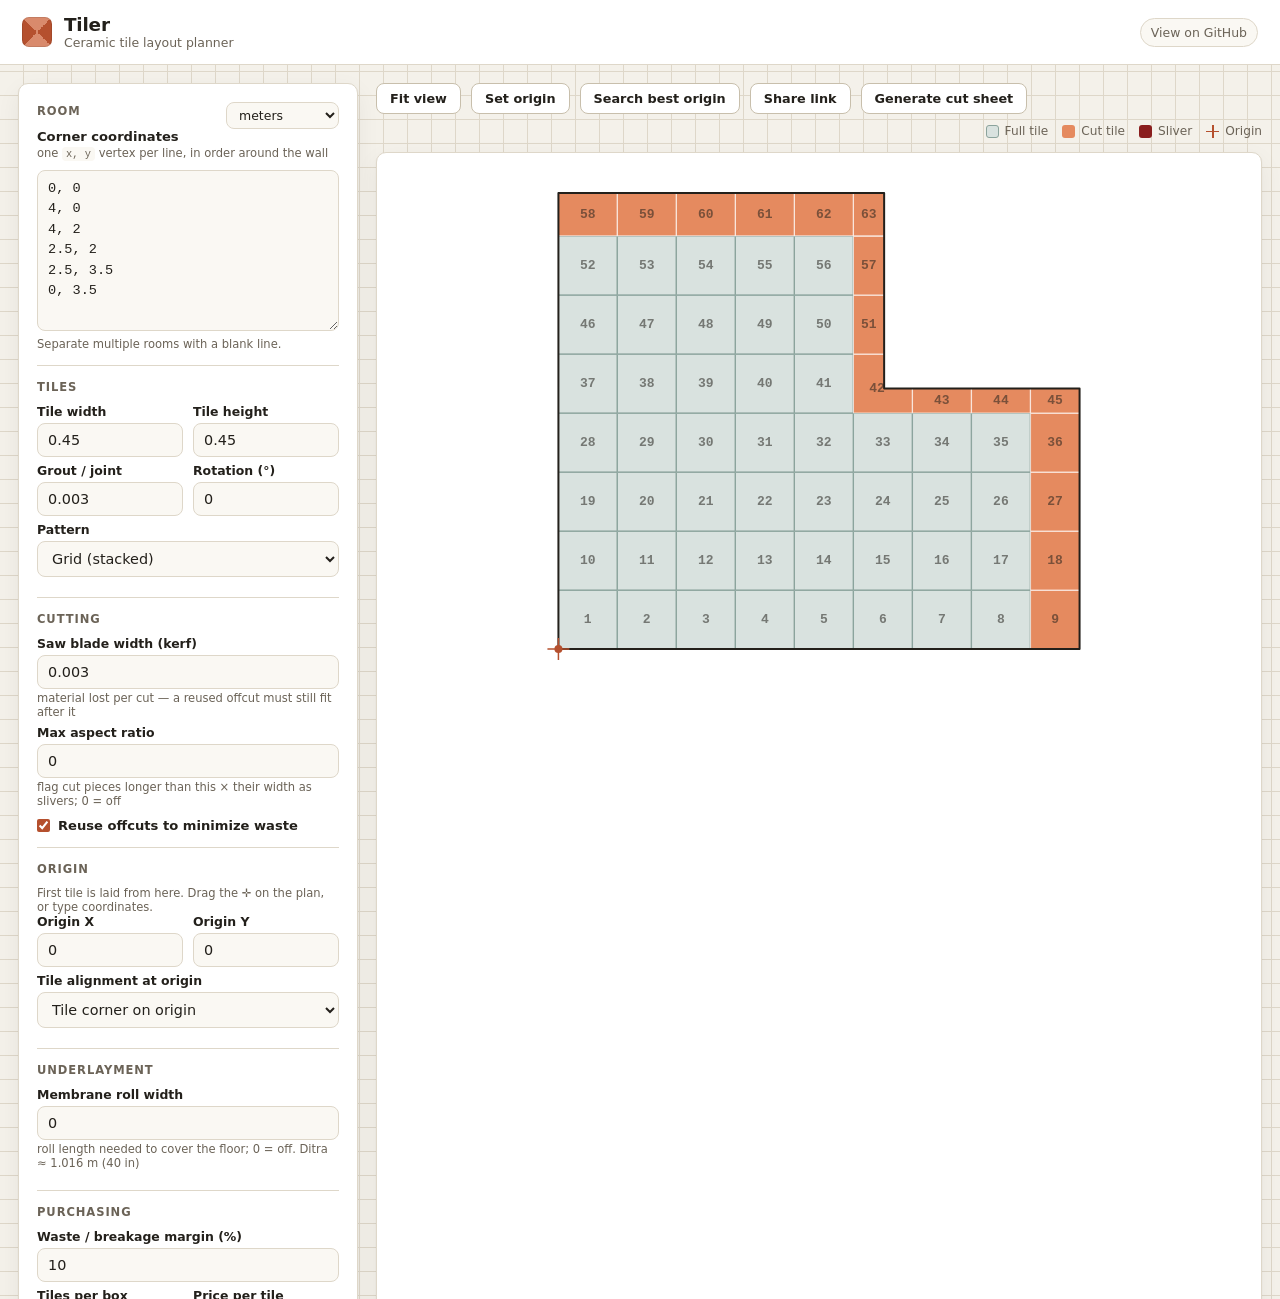
<file: index.html>
<!DOCTYPE html>
<html lang="en">
<head>
  <meta charset="UTF-8" />
  <meta name="viewport" content="width=device-width, initial-scale=1.0" />
  <title>Tiler — Ceramic Tile Layout Planner</title>
  <meta name="description" content="Plan ceramic tile layouts: enter a room outline, tile size and an origin point, and get the exact number of tiles needed plus a visual plan." />
  <link rel="stylesheet" href="styles.css" />
</head>
<body>
  <header class="topbar">
    <div class="brand">
      <span class="brand-mark" aria-hidden="true"></span>
      <div>
        <h1>Tiler</h1>
        <p class="tagline">Ceramic tile layout planner</p>
      </div>
    </div>
    <a class="ghlink" href="https://github.com/decaruju/tiler" target="_blank" rel="noopener">View on GitHub</a>
  </header>

  <main class="layout">
    <!-- Controls -->
    <aside class="panel" id="controls">
      <form id="form" autocomplete="off">
        <section class="field-group">
          <div class="group-head">
            <h2>Room</h2>
            <select id="units" title="Units apply to every length below">
              <option value="m">meters</option>
              <option value="cm">centimeters</option>
              <option value="mm">millimeters</option>
              <option value="ft">feet</option>
              <option value="in">inches</option>
            </select>
          </div>
          <label class="lbl" for="coords">
            Corner coordinates
            <span class="hint">one <code>x, y</code> vertex per line, in order around the wall</span>
          </label>
          <textarea id="coords" rows="7" spellcheck="false">0, 0
4, 0
4, 2
2.5, 2
2.5, 3.5
0, 3.5</textarea>
          <p class="hint">Separate multiple rooms with a blank line.</p>
        </section>

        <section class="field-group">
          <h2>Tiles</h2>
          <div class="row">
            <label class="lbl sm" for="tileW">Tile width
              <input type="number" id="tileW" value="0.45" min="0.001" step="0.001" />
            </label>
            <label class="lbl sm" for="tileH">Tile height
              <input type="number" id="tileH" value="0.45" min="0.001" step="0.001" />
            </label>
          </div>
          <div class="row">
            <label class="lbl sm" for="grout">Grout / joint
              <input type="number" id="grout" value="0.003" min="0" step="0.001" />
            </label>
            <label class="lbl sm" for="rotation">Rotation (°)
              <input type="number" id="rotation" value="0" step="1" />
            </label>
          </div>
          <label class="lbl sm" for="pattern">Pattern
            <select id="pattern">
              <option value="0">Grid (stacked)</option>
              <option value="0.5">Running bond ½</option>
              <option value="0.3333333">Third bond ⅓</option>
              <option value="seam">Running seam (plank offcut)</option>
            </select>
          </label>
        </section>

        <section class="field-group">
          <h2>Cutting</h2>
          <label class="lbl sm" for="kerf">Saw blade width (kerf)
            <input type="number" id="kerf" value="0.003" min="0" step="0.001" />
            <span class="hint">material lost per cut — a reused offcut must still fit after it</span>
          </label>
          <label class="lbl sm" for="maxAspect">Max aspect ratio
            <input type="number" id="maxAspect" value="0" min="0" step="0.5" />
            <span class="hint">flag cut pieces longer than this ×  their width as slivers; 0 = off</span>
          </label>
          <label class="check">
            <input type="checkbox" id="reuse" checked />
            <span>Reuse offcuts to minimize waste</span>
          </label>
        </section>

        <section class="field-group">
          <h2>Origin</h2>
          <p class="hint">First tile is laid from here. Drag the ✛ on the plan, or type coordinates.</p>
          <div class="row">
            <label class="lbl sm" for="originX">Origin X
              <input type="number" id="originX" value="0" step="0.01" />
            </label>
            <label class="lbl sm" for="originY">Origin Y
              <input type="number" id="originY" value="0" step="0.01" />
            </label>
          </div>
          <label class="lbl sm" for="align">Tile alignment at origin
            <select id="align">
              <option value="corner">Tile corner on origin</option>
              <option value="center">Tile centered on origin</option>
            </select>
          </label>
        </section>

        <section class="field-group">
          <h2>Underlayment</h2>
          <label class="lbl sm" for="rollWidth">Membrane roll width
            <input type="number" id="rollWidth" value="0" min="0" step="0.01" />
            <span class="hint">roll length needed to cover the floor; 0 = off. Ditra ≈ 1.016&nbsp;m (40&nbsp;in)</span>
          </label>
        </section>

        <section class="field-group">
          <h2>Purchasing</h2>
          <label class="lbl sm" for="waste">Waste / breakage margin (%)
            <input type="number" id="waste" value="10" min="0" step="1" />
          </label>
          <div class="row">
            <label class="lbl sm" for="box">Tiles per box
              <input type="number" id="box" value="1" min="1" step="1" />
            </label>
            <label class="lbl sm" for="price">Price per tile
              <input type="number" id="price" value="0" min="0" step="0.01" />
            </label>
          </div>
        </section>
      </form>
      <p class="error" id="error" hidden></p>
    </aside>

    <!-- Plan + results -->
    <section class="stage">
      <div class="toolbar">
        <button type="button" id="fitBtn" class="tool">Fit view</button>
        <button type="button" id="originBtn" class="tool" aria-pressed="false">Set origin</button>
        <button type="button" id="searchBtn" class="tool">Search best origin</button>
        <button type="button" id="shareBtn" class="tool">Share link</button>
        <button type="button" id="printBtn" class="tool">Generate cut sheet</button>
        <div class="legend">
          <span class="chip"><i class="sw sw-full"></i>Full tile</span>
          <span class="chip"><i class="sw sw-cut"></i>Cut tile</span>
          <span class="chip"><i class="sw sw-sliver"></i>Sliver</span>
          <span class="chip"><i class="sw sw-origin"></i>Origin</span>
        </div>
      </div>
      <div class="canvas-wrap">
        <canvas id="plan"></canvas>
      </div>

      <div class="stats" id="stats">
        <div class="stat stat-primary">
          <span class="stat-label">Tiles required</span>
          <span class="stat-value" id="stTotal">–</span>
        </div>
        <div class="stat">
          <span class="stat-label">Full tiles</span>
          <span class="stat-value" id="stFull">–</span>
        </div>
        <div class="stat">
          <span class="stat-label">Cut pieces</span>
          <span class="stat-value" id="stCut">–</span>
        </div>
        <div class="stat">
          <span class="stat-label">Slivers</span>
          <span class="stat-value" id="stSlivers">–</span>
        </div>
        <div class="stat">
          <span class="stat-label">Room area</span>
          <span class="stat-value" id="stArea">–</span>
        </div>
        <div class="stat">
          <span class="stat-label">Membrane roll</span>
          <span class="stat-value" id="stMembrane">–</span>
        </div>
        <div class="stat stat-buy">
          <span class="stat-label">Buy with margin</span>
          <span class="stat-value" id="stBuy">–</span>
        </div>
        <div class="stat">
          <span class="stat-label">Boxes</span>
          <span class="stat-value" id="stBoxes">–</span>
        </div>
        <div class="stat stat-cost">
          <span class="stat-label">Total cost</span>
          <span class="stat-value" id="stCost">–</span>
        </div>
      </div>

      <section class="cutsheet" id="cutSheet" aria-live="polite"></section>
    </section>
  </main>

  <dialog id="tileModal" class="modal">
    <div class="modal-head">
      <h2 id="modalTitle">Cut tile</h2>
      <button type="button" id="modalClose" class="modal-x" aria-label="Close">&times;</button>
    </div>
    <div class="modal-body">
      <canvas id="tileCanvas" width="380" height="380"></canvas>
      <div class="modal-side">
        <p class="modal-note">Coloured shapes are the pieces cut from this one tile. Gaps are saw kerf and offcut waste.</p>
        <ul id="modalPieces" class="modal-pieces"></ul>
      </div>
    </div>
  </dialog>

  <script src="core.js"></script>
  <script src="app.js"></script>
</body>
</html>
</file>
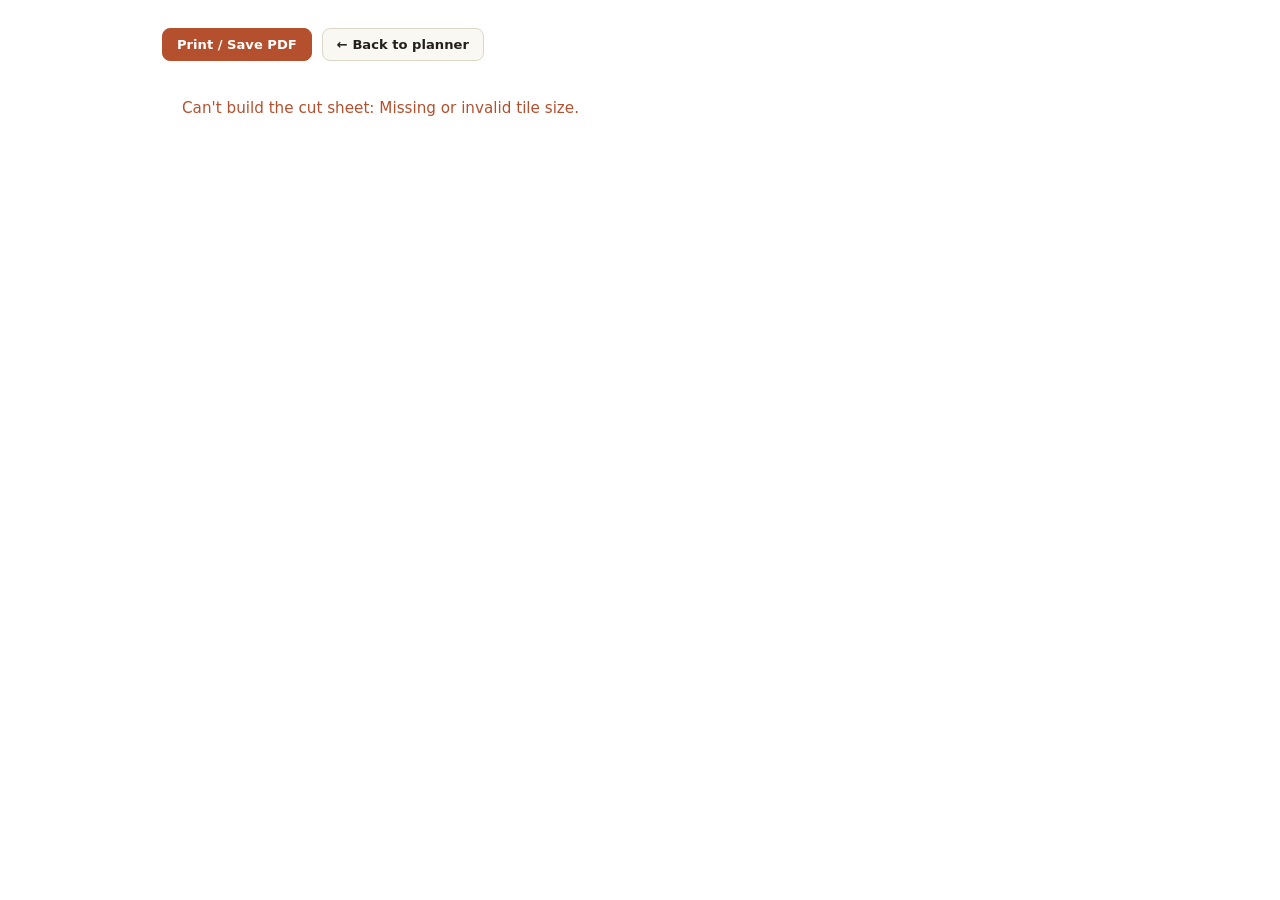
<file: print.html>
<!DOCTYPE html>
<html lang="en">
<head>
  <meta charset="UTF-8" />
  <meta name="viewport" content="width=device-width, initial-scale=1.0" />
  <title>Tiler — Cut Sheet</title>
  <style>
    :root {
      --ink:#23201b; --ink-soft:#6b6357; --line:#ded7c9; --surface-2:#faf8f3;
      --accent:#b5502e; --mono: ui-monospace,"SF Mono",Menlo,Consolas,monospace;
      --sans: ui-sans-serif,system-ui,-apple-system,"Segoe UI",Roboto,Helvetica,Arial,sans-serif;
    }
    * { box-sizing: border-box; }
    body { margin:0; font-family:var(--sans); color:var(--ink); background:#fff; }
    .wrap { max-width: 1000px; margin: 0 auto; padding: 28px 22px 60px; }

    .toolbar { display:flex; gap:10px; align-items:center; margin-bottom:18px; }
    .toolbar button, .toolbar a {
      font:inherit; font-size:.82rem; font-weight:600; text-decoration:none;
      padding:8px 14px; border-radius:8px; cursor:pointer;
      border:1px solid var(--line); background:var(--surface-2); color:var(--ink);
    }
    .toolbar .primary { background:var(--accent); border-color:var(--accent); color:#fff; }

    h1 { font-size:1.4rem; margin:0 0 2px; letter-spacing:-.01em; }
    .sub { color:var(--ink-soft); font-size:.82rem; margin:0 0 20px; }
    h2 { font-size:.72rem; text-transform:uppercase; letter-spacing:.08em; color:var(--ink-soft);
         border-bottom:1px solid var(--line); padding-bottom:6px; margin:26px 0 12px; }

    .specs { display:grid; grid-template-columns:repeat(auto-fit,minmax(150px,1fr)); gap:8px 20px; }
    .spec { font-size:.82rem; display:flex; justify-content:space-between; gap:10px;
            border-bottom:1px dotted var(--line); padding:3px 0; }
    .spec .k { color:var(--ink-soft); }
    .spec .v { font-family:var(--mono); font-weight:600; }

    .totals { display:grid; grid-template-columns:repeat(auto-fit,minmax(120px,1fr)); gap:10px; margin-top:4px; }
    .tot { border:1px solid var(--line); border-radius:8px; padding:10px 12px; }
    .tot .k { font-size:.64rem; text-transform:uppercase; letter-spacing:.06em; color:var(--ink-soft); font-weight:700; }
    .tot .v { font-family:var(--mono); font-size:1.15rem; font-weight:600; margin-top:2px; }
    .tot.big { background:var(--accent); border-color:var(--accent); }
    .tot.big .k { color:rgba(255,255,255,.8); } .tot.big .v { color:#fff; font-size:1.35rem; }

    #plan { width:100%; height:auto; border:1px solid var(--line); border-radius:8px; background:#fff; }

    .stocks { display:grid; grid-template-columns:repeat(auto-fill,minmax(190px,1fr)); gap:14px; }
    .card { border:1px solid var(--line); border-radius:8px; padding:10px; break-inside:avoid; }
    .card canvas { width:100%; height:auto; background:var(--surface-2); border:1px solid var(--line); border-radius:6px; }
    .card h3 { font-size:.82rem; margin:8px 0 6px; }
    .card ul { list-style:none; margin:0; padding:0; }
    .card li { display:flex; justify-content:space-between; gap:8px; font-size:.74rem; padding:2px 0; }
    .card .n { font-family:var(--mono); color:var(--accent); font-weight:600; }
    .card .s { font-family:var(--mono); }

    .err { color:var(--accent); font-size:.95rem; padding:20px; }

    @media print {
      .toolbar { display:none; }
      .wrap { max-width:none; padding:0; }
      h2 { page-break-after:avoid; }
      .card { border-color:#ccc; }
    }
  </style>
</head>
<body>
  <div class="wrap">
    <div class="toolbar">
      <button type="button" class="primary" onclick="window.print()">Print / Save PDF</button>
      <a id="editLink" href="index.html">← Back to planner</a>
    </div>
    <div id="report"></div>
  </div>
  <script src="core.js"></script>
  <script src="print.js"></script>
</body>
</html>
</file>
<file: styles.css>
:root {
  --bg: #f4f1ea;
  --surface: #ffffff;
  --surface-2: #faf8f3;
  --ink: #23201b;
  --ink-soft: #6b6357;
  --line: #ded7c9;
  --line-strong: #c8bfac;
  --accent: #b5502e;      /* terracotta */
  --accent-soft: #e7c9bd;
  --tile-full: #d9e2df;
  --tile-full-line: #8ba39c;
  --cut: #e58a5f;
  --sliver: #8a1e1e;
  --room-fill: #ffffff;
  --shadow: 0 1px 2px rgba(35, 32, 27, .06), 0 8px 24px rgba(35, 32, 27, .06);
  --radius: 10px;
  --mono: ui-monospace, "SF Mono", "JetBrains Mono", Menlo, Consolas, monospace;
  --sans: ui-sans-serif, system-ui, -apple-system, "Segoe UI", Roboto, Helvetica, Arial, sans-serif;
}

* { box-sizing: border-box; }

html, body { height: 100%; }

body {
  margin: 0;
  font-family: var(--sans);
  color: var(--ink);
  background: var(--bg);
  background-image:
    linear-gradient(var(--line) 1px, transparent 1px),
    linear-gradient(90deg, var(--line) 1px, transparent 1px);
  background-size: 24px 24px;
  background-position: -1px -1px;
  display: flex;
  flex-direction: column;
}

/* ---- Top bar ---- */
.topbar {
  display: flex;
  align-items: center;
  justify-content: space-between;
  padding: 14px 22px;
  background: var(--surface);
  border-bottom: 1px solid var(--line);
}
.brand { display: flex; align-items: center; gap: 12px; }
.brand-mark {
  width: 30px; height: 30px; border-radius: 7px;
  background:
    conic-gradient(from 45deg, var(--accent) 0 25%, #d98a6c 0 50%, var(--accent) 0 75%, #d98a6c 0);
  box-shadow: inset 0 0 0 1px rgba(0,0,0,.1);
}
.topbar h1 { margin: 0; font-size: 1.15rem; letter-spacing: -.01em; }
.tagline { margin: 0; font-size: .78rem; color: var(--ink-soft); }
.ghlink {
  font-size: .78rem; color: var(--ink-soft); text-decoration: none;
  border: 1px solid var(--line); padding: 6px 10px; border-radius: 999px;
  background: var(--surface-2);
}
.ghlink:hover { color: var(--ink); border-color: var(--line-strong); }

/* ---- Layout ---- */
.layout {
  flex: 1;
  display: grid;
  grid-template-columns: 340px 1fr;
  gap: 18px;
  padding: 18px;
  min-height: 0;
}

/* ---- Controls panel ---- */
.panel {
  background: var(--surface);
  border: 1px solid var(--line);
  border-radius: var(--radius);
  box-shadow: var(--shadow);
  padding: 18px;
  overflow-y: auto;
}
.field-group { padding: 14px 0; border-top: 1px solid var(--line); }
.field-group:first-child { padding-top: 0; border-top: none; }
.field-group h2 {
  margin: 0 0 10px; font-size: .72rem; text-transform: uppercase;
  letter-spacing: .08em; color: var(--ink-soft); font-weight: 700;
}
.group-head { display: flex; align-items: center; justify-content: space-between; }
.group-head h2 { margin-bottom: 10px; }

.lbl { display: block; font-size: .82rem; font-weight: 600; margin-bottom: 6px; }
.lbl.sm { font-size: .78rem; }
.hint { font-size: .72rem; color: var(--ink-soft); font-weight: 400; margin: 2px 0 0; }
.lbl .hint { display: block; margin-top: 2px; }
code { font-family: var(--mono); font-size: .9em; background: var(--surface-2); padding: 1px 4px; border-radius: 4px; }

.row { display: grid; grid-template-columns: 1fr 1fr; gap: 10px; }

.check { display: flex; align-items: center; gap: 8px; margin-top: 10px; font-size: .82rem; font-weight: 600; cursor: pointer; }
.check input { width: auto; margin: 0; accent-color: var(--accent); }

input, select, textarea {
  width: 100%;
  font-family: var(--sans);
  font-size: .9rem;
  color: var(--ink);
  background: var(--surface-2);
  border: 1px solid var(--line);
  border-radius: 8px;
  padding: 8px 10px;
  margin-top: 4px;
}
textarea { font-family: var(--mono); font-size: .85rem; resize: vertical; line-height: 1.5; }
input:focus, select:focus, textarea:focus {
  outline: none; border-color: var(--accent);
  box-shadow: 0 0 0 3px var(--accent-soft);
}
#units { width: auto; margin-top: 0; padding: 4px 8px; font-size: .78rem; }

.error {
  margin: 12px 0 0; padding: 10px 12px; font-size: .8rem;
  background: #fbe7e0; border: 1px solid var(--accent-soft);
  color: var(--accent); border-radius: 8px;
}

/* ---- Stage ---- */
.stage { display: flex; flex-direction: column; min-width: 0; gap: 14px; }

.toolbar {
  display: flex; align-items: center; gap: 10px; flex-wrap: wrap;
}
.tool {
  font: inherit; font-size: .8rem; font-weight: 600;
  padding: 7px 13px; border-radius: 8px; cursor: pointer;
  background: var(--surface); border: 1px solid var(--line-strong); color: var(--ink);
}
.tool:hover { background: var(--surface-2); }
.tool[aria-pressed="true"] {
  background: var(--accent); border-color: var(--accent); color: #fff;
}
.legend { display: flex; gap: 14px; margin-left: auto; flex-wrap: wrap; }
.chip { display: inline-flex; align-items: center; gap: 6px; font-size: .76rem; color: var(--ink-soft); }
.sw { width: 13px; height: 13px; border-radius: 3px; display: inline-block; }
.sw-full { background: var(--tile-full); border: 1px solid var(--tile-full-line); }
.sw-cut { background: var(--cut); }
.sw-sliver { background: var(--sliver); }
.sw-origin { background: transparent; position: relative; }
.sw-origin::before, .sw-origin::after {
  content: ""; position: absolute; background: var(--accent);
}
.sw-origin::before { left: 6px; top: 0; width: 1.5px; height: 13px; }
.sw-origin::after { top: 6px; left: 0; height: 1.5px; width: 13px; }

.canvas-wrap {
  flex: 1; min-height: 320px;
  background: var(--surface);
  border: 1px solid var(--line);
  border-radius: var(--radius);
  box-shadow: var(--shadow);
  overflow: hidden;
  position: relative;
}
#plan { display: block; width: 100%; height: 100%; cursor: grab; touch-action: none; }
#plan.setting { cursor: crosshair; }
#plan.panning { cursor: grabbing; }
#plan.hot { cursor: pointer; }

/* ---- Stats ---- */
.stats {
  display: grid;
  grid-template-columns: repeat(auto-fit, minmax(120px, 1fr));
  gap: 12px;
}
.stat {
  background: var(--surface);
  border: 1px solid var(--line);
  border-radius: var(--radius);
  padding: 12px 14px;
  box-shadow: var(--shadow);
}
.stat-label {
  display: block; font-size: .68rem; text-transform: uppercase;
  letter-spacing: .06em; color: var(--ink-soft); font-weight: 700;
}
.stat-value {
  display: block; margin-top: 4px; font-family: var(--mono);
  font-size: 1.25rem; font-weight: 600; letter-spacing: -.02em;
}
.stat-primary { background: var(--accent); border-color: var(--accent); }
.stat-primary .stat-label { color: rgba(255,255,255,.8); }
.stat-primary .stat-value { color: #fff; font-size: 1.6rem; }
.stat-buy .stat-value { color: var(--accent); }
.stat-cost .stat-value { color: var(--accent); }

/* ---- Cut sheet ---- */
.cutsheet:empty { display: none; }
.cutsheet {
  background: var(--surface);
  border: 1px solid var(--line);
  border-radius: var(--radius);
  box-shadow: var(--shadow);
  padding: 16px 18px;
}
.cs-head h2 { margin: 0 0 4px; font-size: .95rem; letter-spacing: -.01em; }
.cs-head p { margin: 0 0 12px; font-size: .8rem; color: var(--ink-soft); }
.cs-empty { margin: 0; font-size: .85rem; color: var(--ink-soft); }
.cs-scroll { max-height: 320px; overflow-y: auto; border: 1px solid var(--line); border-radius: 8px; }
.cs-table { width: 100%; border-collapse: collapse; font-size: .82rem; }
.cs-table th, .cs-table td { text-align: left; padding: 7px 12px; border-bottom: 1px solid var(--line); }
.cs-table thead th {
  position: sticky; top: 0; background: var(--surface-2);
  font-size: .68rem; text-transform: uppercase; letter-spacing: .06em; color: var(--ink-soft);
}
.cs-table tr:last-child td { border-bottom: none; }
.cs-stock {
  font-weight: 700; vertical-align: top; white-space: nowrap;
  border-right: 1px solid var(--line); background: var(--surface-2);
}
.cs-num { font-family: var(--mono); }
.cs-link {
  font: inherit; font-family: var(--mono); color: var(--accent); font-weight: 600;
  background: none; border: none; padding: 0; cursor: pointer; text-decoration: underline;
  text-underline-offset: 2px;
}
.cs-link:hover { color: var(--ink); }
.cs-size { font-family: var(--mono); }

/* ---- Stock-tile modal ---- */
.modal {
  border: none; border-radius: var(--radius); padding: 0; max-width: 640px; width: calc(100% - 32px);
  box-shadow: 0 20px 60px rgba(35, 32, 27, .3); color: var(--ink); background: var(--surface);
}
.modal::backdrop { background: rgba(35, 32, 27, .45); }
.modal-head {
  display: flex; align-items: center; justify-content: space-between;
  padding: 14px 18px; border-bottom: 1px solid var(--line);
}
.modal-head h2 { margin: 0; font-size: 1rem; letter-spacing: -.01em; }
.modal-x {
  font-size: 1.5rem; line-height: 1; border: none; background: none; cursor: pointer;
  color: var(--ink-soft); padding: 0 4px;
}
.modal-x:hover { color: var(--ink); }
.modal-body { display: flex; gap: 18px; padding: 18px; flex-wrap: wrap; }
#tileCanvas {
  background: var(--surface-2); border: 1px solid var(--line); border-radius: 8px; flex: 0 0 auto;
}
.modal-side { flex: 1; min-width: 180px; }
.modal-note { margin: 0 0 12px; font-size: .78rem; color: var(--ink-soft); }
.modal-pieces { list-style: none; margin: 0; padding: 0; max-height: 300px; overflow-y: auto; }
.modal-pieces li {
  display: flex; justify-content: space-between; gap: 12px;
  padding: 7px 10px; border-bottom: 1px solid var(--line); font-size: .82rem;
}
.modal-pieces li.hot { background: var(--accent-soft); border-radius: 6px; }
.mp-num { font-family: var(--mono); color: var(--accent); font-weight: 600; }
.mp-size { font-family: var(--mono); }

/* ---- Responsive ---- */
@media (max-width: 860px) {
  .layout { grid-template-columns: 1fr; }
  .panel { max-height: none; }
  .stats { grid-template-columns: repeat(2, 1fr); }
  .stat-primary { grid-column: span 2; }
  .canvas-wrap { min-height: 380px; }
}
</file>
